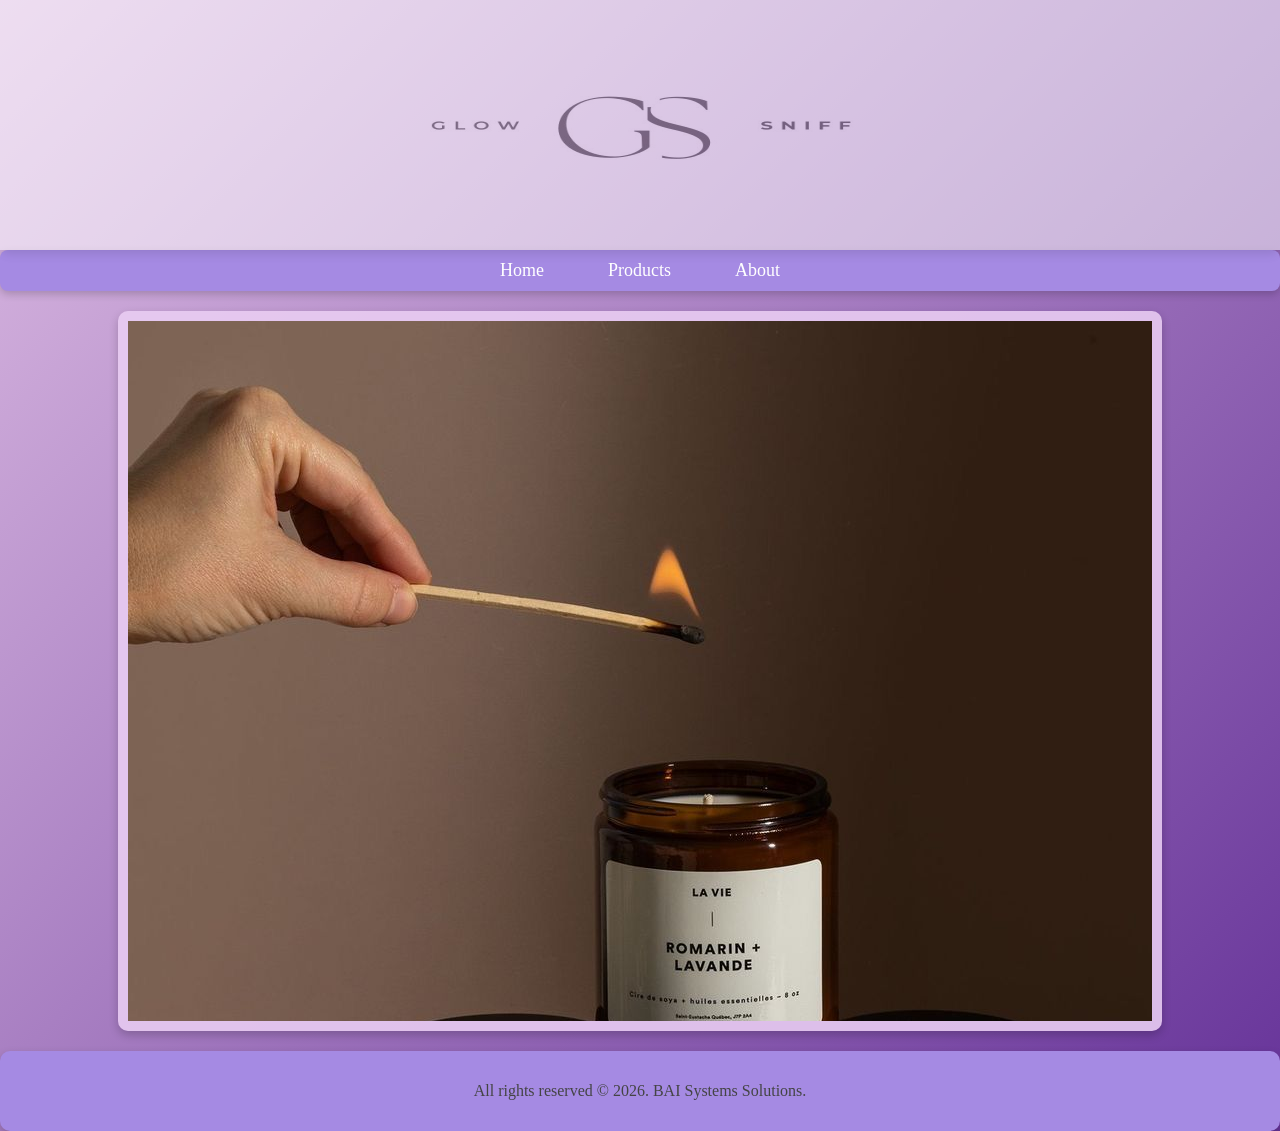
<file: index.html>
<!DOCTYPE html>
<html>
    <head>
        <link rel="stylesheet" href="styles.css">
        <title>Glow Sniff</title>
    </head>
    <body>
        <!-- header division-->
         <div class="header">
            <img src="images/logo.jpg" width="100%" height="100%">
         </div>

         <!-- navigation division-->
          <div id="nav">
            <a href="home.html" target="mainframe">Home</a>
            <a href="products.html" target="mainframe">Products</a>
            <a href="about.html" target="mainframe">About</a>
          </div>

          <!-- main division-->
           <div class="main">
            <iframe src="images/candle3.jpg" name="mainframe" width="100%" height="100%" style="border:none;"></iframe>
           </div>

           <!-- footer division -->
            <div class="footer">
                <p>All rights reserved &copy; 2026. BAI Systems Solutions.</p>
            </div>
    </body>
</html>
</file>
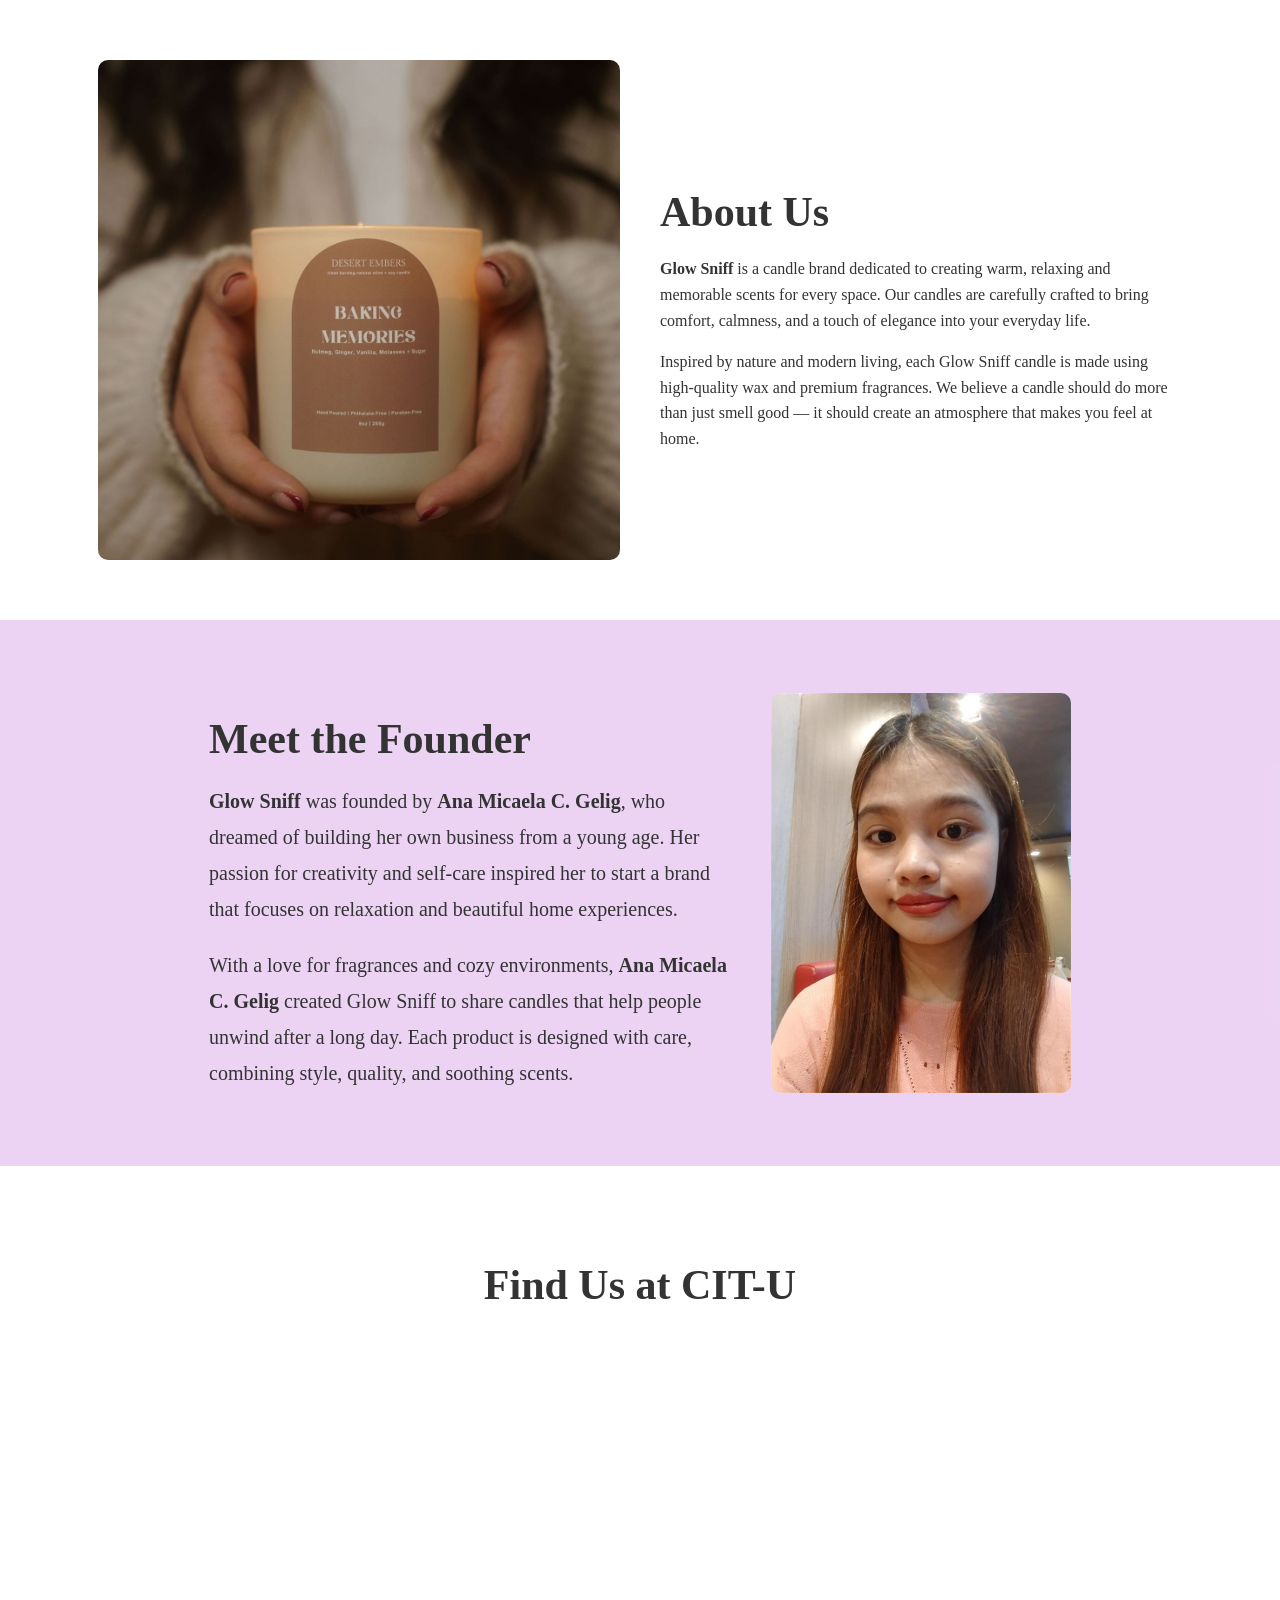
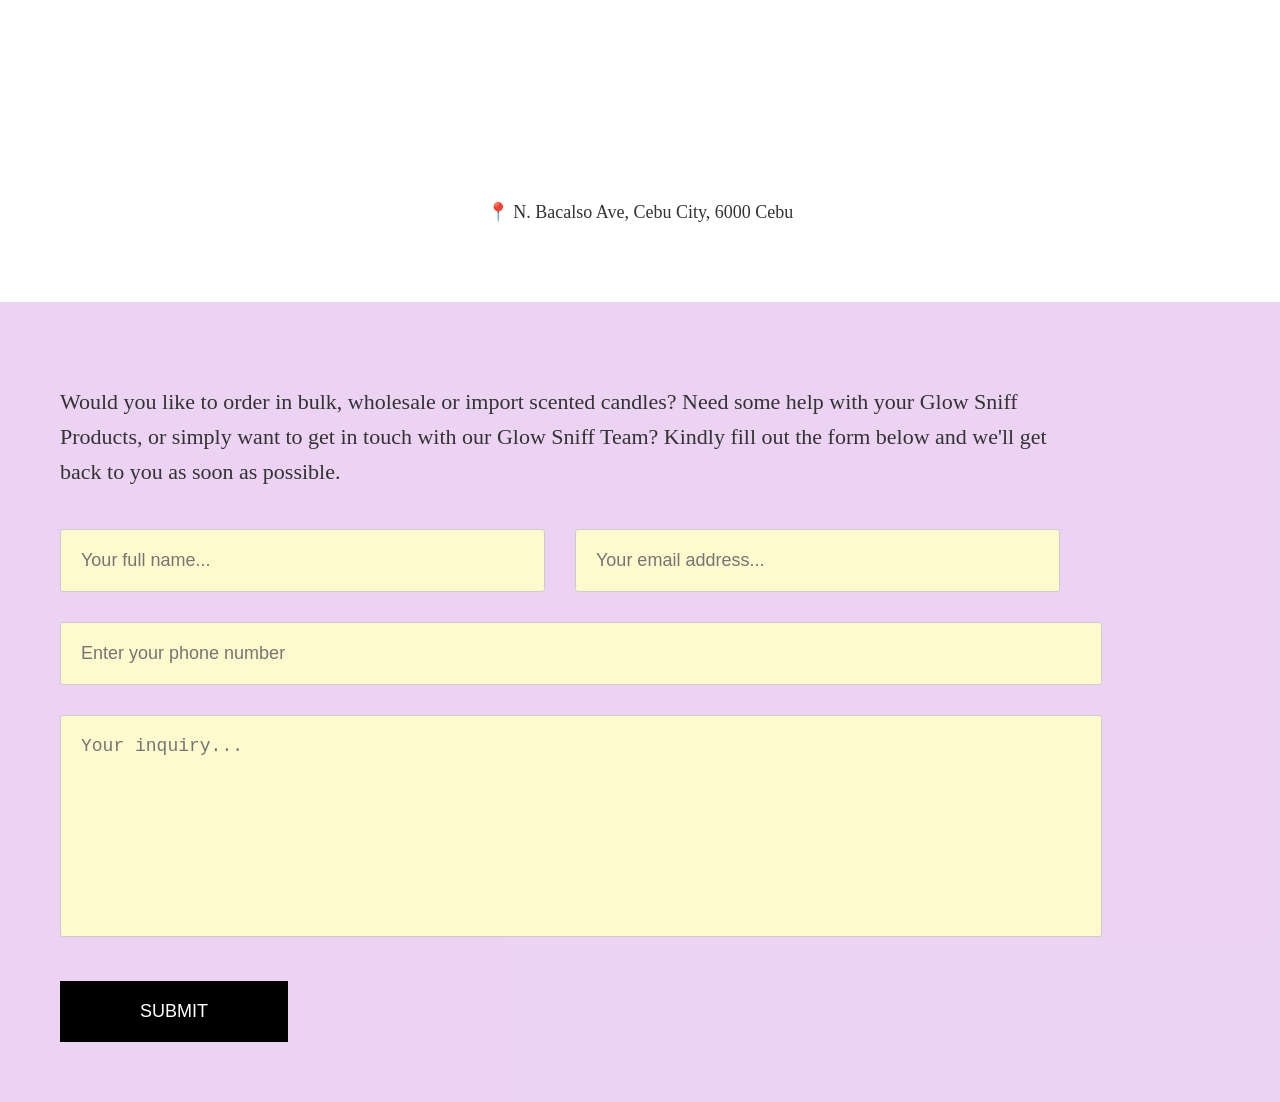
<file: about.html>
<!DOCTYPE html>
<html lang="en">
<head>
<meta charset="UTF-8">
<meta name="viewport" content="width=device-width, initial-scale=1.0">
<title>About Glow Sniff</title>

<style>
 
body{
font-family: 'Times New Roman', Times, serif;
margin:0;
background-color: blanchedalmonds;
color:#333;
}
 
.section{
display:flex;
align-items:center;
justify-content:center;
padding:60px;
gap:40px;
}

.section img {
    height:500px;
width:auto;
object-fit:cover;
border-radius:10px;
}
 
.section img{
width:45%;
border-radius:10px;
}
 
.text{
width:45%;
}
 
h1{
font-size:42px;
margin-bottom:20px;
}
 
p{
line-height:1.6;
margin-bottom:15px;
}
 
/* Founder Section */


 
.founder{
background-color: rgba(234, 206, 243, 0.884);
}

.founder p{
font-size:20px;
line-height:1.8;
}

.founder img{
height:400px;
width:auto;
object-fit:cover;
border-radius:10px;
}
/* Map Section */
 
.map-section{
padding:60px;
text-align:center;
}
 
.map-section iframe{
width:80%;
height:450px;
border:0;
border-radius:10px;
}
 
.address{
margin-top:15px;
font-size:18px;
}

/* CONTACT SECTION */

.contact-section{
padding:60px;
background: rgba(234, 206, 243, 0.884);
}

.contact-text{
font-size:22px;
margin-bottom:40px;
line-height:1.6;
max-width:1000px;
}

.contact-form{
max-width:1000px;
}

.row{
display:flex;
gap:30px;
margin-bottom:30px;
}

.contact-form input,
.contact-form textarea{
width:100%;
padding:20px;
background-color: lemonchiffon;
font-size:18px;
border:1px solid #ccc;
border-radius:3px;
}

.contact-form textarea{
height:180px;
resize:none;
margin-top:30px;
}

.contact-form button{
margin-top:40px;
background:black;
color:white;
padding:20px 80px;
border:none;
font-size:18px;
cursor:pointer;
}

.contact-form button:hover{
background:#333;
}


</style>
</head>
 
<body>

<!-- ABOUT US -->

<section class="section">

<img src="images/pic.jpg" alt="Glow Sniff Candles">

<div class="text">

<h1>About Us</h1>

<p>
<b>Glow Sniff </b> is a candle brand dedicated to creating warm, relaxing
and memorable scents for every space. Our candles are carefully
crafted to bring comfort, calmness, and a touch of elegance
into your everyday life.
</p>

<p>
Inspired by nature and modern living, each Glow Sniff candle is
made using high-quality wax and premium fragrances. We believe
a candle should do more than just smell good — it should create
an atmosphere that makes you feel at home.
</p>

</div>

</section>


<!-- MEET THE FOUNDER -->

<section class="section founder">

<div class="text">

<h1>Meet the Founder</h1>

<p>
<b>Glow Sniff</b> was founded by <b> Ana Micaela C. Gelig</b>, who dreamed of building her own
business from a young age. Her passion for creativity and self-care
inspired her to start a brand that focuses on relaxation and
beautiful home experiences.
</p>

<p>
With a love for fragrances and cozy environments, <b> Ana Micaela C. Gelig </b>created
Glow Sniff to share candles that help people unwind after a long
day. Each product is designed with care, combining style,
quality, and soothing scents.
</p>

</div>

<img src="images/picf.jpg" alt="Founder of Glow Sniff" class="nawng_sa_gwapa">

</section>


<!-- FIND US -->

<section class="map-section">

<h1>Find Us at CIT-U</h1>

<iframe
src="https://www.google.com/maps?q=Cebu+Institute+of+Technology+University&output=embed">
</iframe>

<p class="address">
📍 N. Bacalso Ave, Cebu City, 6000 Cebu
</p>

</section>

<!-- CONTACT FORM -->

<section class="contact-section">

<p class="contact-text">
Would you like to order in bulk, wholesale or import scented candles?
Need some help with your Glow Sniff Products, or simply want to get in touch
with our Glow Sniff Team? Kindly fill out the form below and we'll get back
to you as soon as possible.
</p>

<form class="contact-form">

<div class="row">
<input type="text" placeholder="Your full name..." required>
<input type="email" placeholder="Your email address..." required>
</div>

<input type="tel" placeholder="Enter your phone number">

<textarea placeholder="Your inquiry..."></textarea>

<button type="submit" class="submit">SUBMIT</button>

</form>

</section>

</body>
</html>
</file>
<file: styles.css>
/* Page Background */
body {
    background: linear-gradient(135deg, #DDBCE3, rebeccapurple);
    margin: 0;
    font-family: 'Times New Roman', Times, serif;
}

/* Header */
.header {
    width: 100%;
    height: 250px;
    opacity: 50%;
    border-radius: 10px;
    background: blanchedalmond;
    display: flex;
    flex-direction: column;
    justify-content: center;
    align-items: center;
    box-shadow: 0 4px 10px rgba(0,0,0,0.2);
}

.header h1 {
    font-size: 42px;
    color: purple;
    margin: 0;
}

.header p {
    font-size: 18px;
    color: #444;
    margin-top: 5px;
}

/* Navigation Bar */
#nav {
    
    width: 100%;
    margin: auto;
    background: #A58AE3;
    padding: 10px 0;
    padding-top: 10px;
    border-radius: 8px;
    text-align: center;
    box-shadow: 0 3px 8px rgba(0,0,0,0.2);
}

#nav a {
    font-size: 18px;
    color: white;
    text-decoration: none;
    margin: 0 20px;
    padding: 6px 10px;
    transition: 0.3s;
}

#nav a:hover {
    background: white;
    color: blueviolet;
    border-radius: 5px;
}

/* Main Content */
.main {
    width: 80%;
    height: 700px;
    margin: 20px auto;
    background: rgba(234, 206, 243, 0.884);
    border-radius: 10px;
    padding: 10px;
    box-shadow: 0 4px 10px rgba(0,0,0,0.2);
}

/* Footer */
.footer {
    width: 100%;
    height: 80px;
    
    background: #A58AE3;
    border-radius: 10px;
    text-align: center;
    display: flex;
    justify-content: center;
    align-items: center;
    color: #444;
    font-size: 16px;
    box-shadow: 0 4px 10px rgba(0,0,0,0.2);
}
</file>
